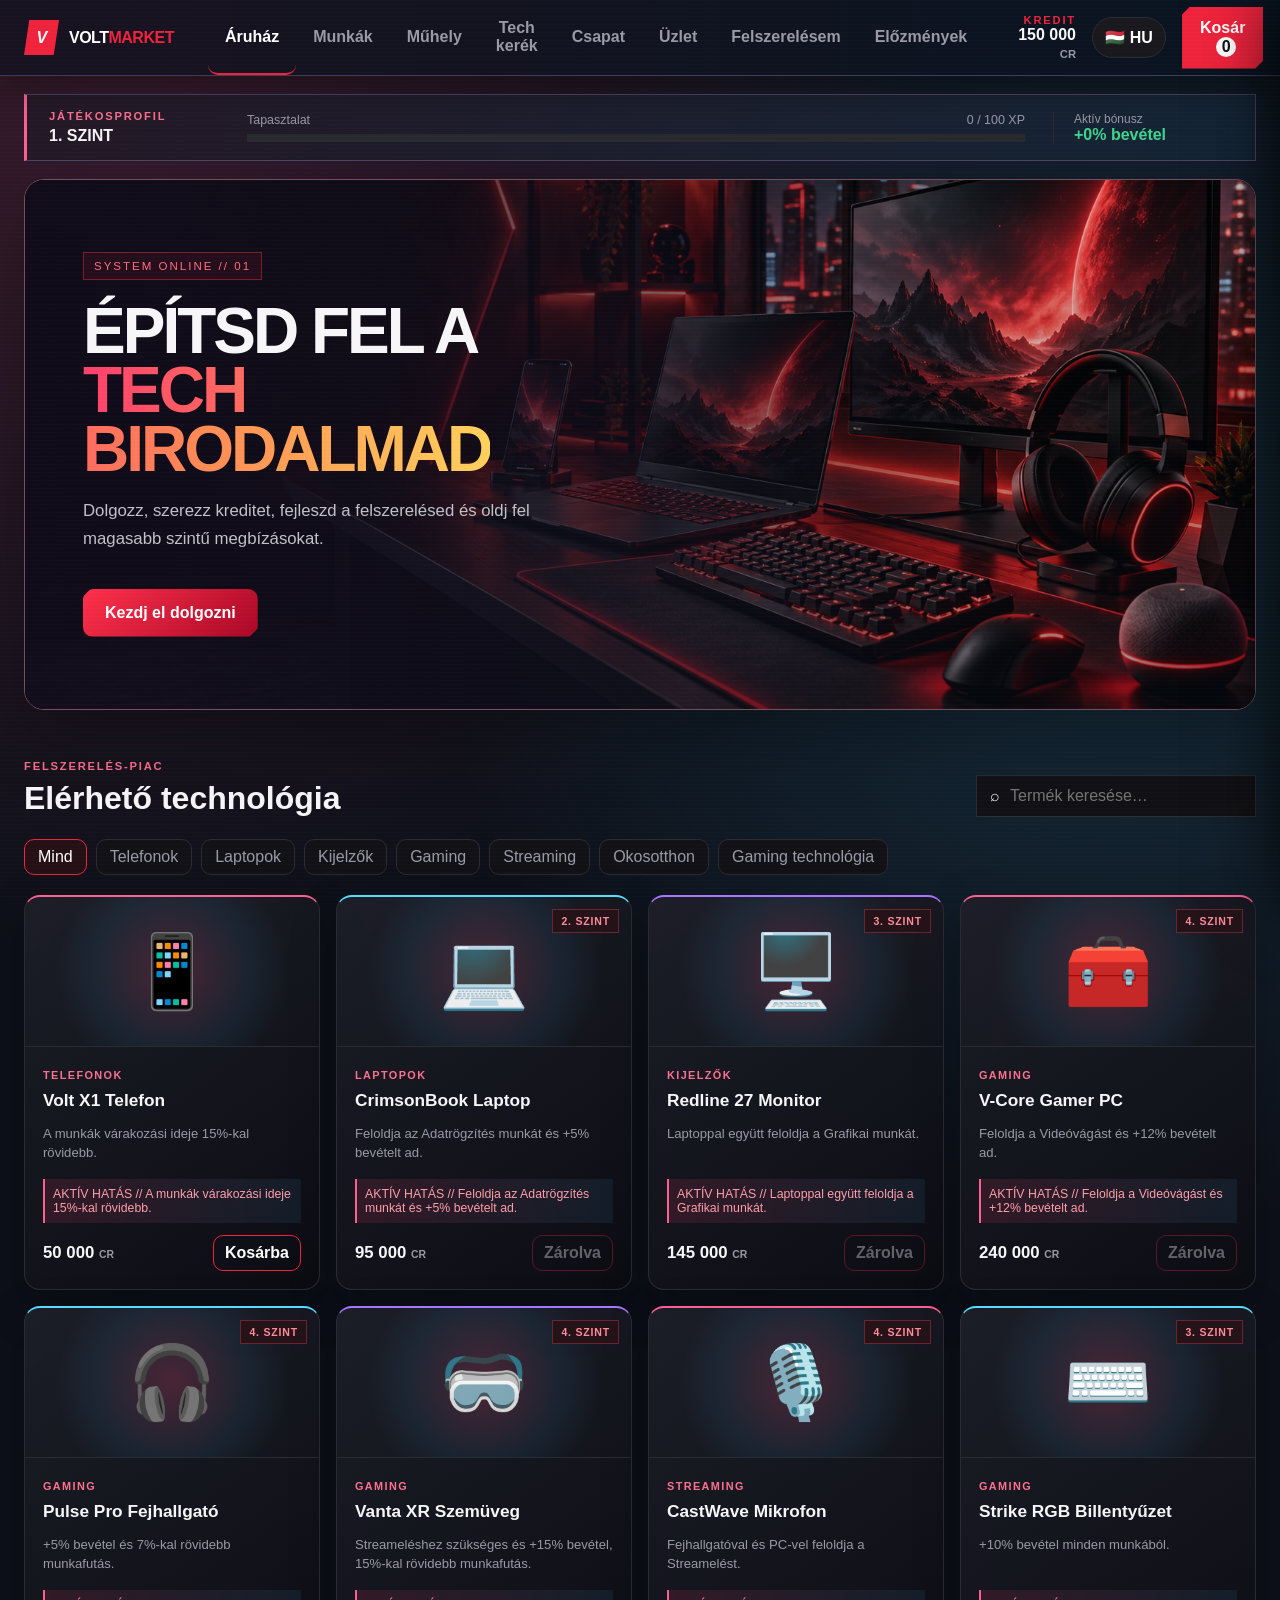
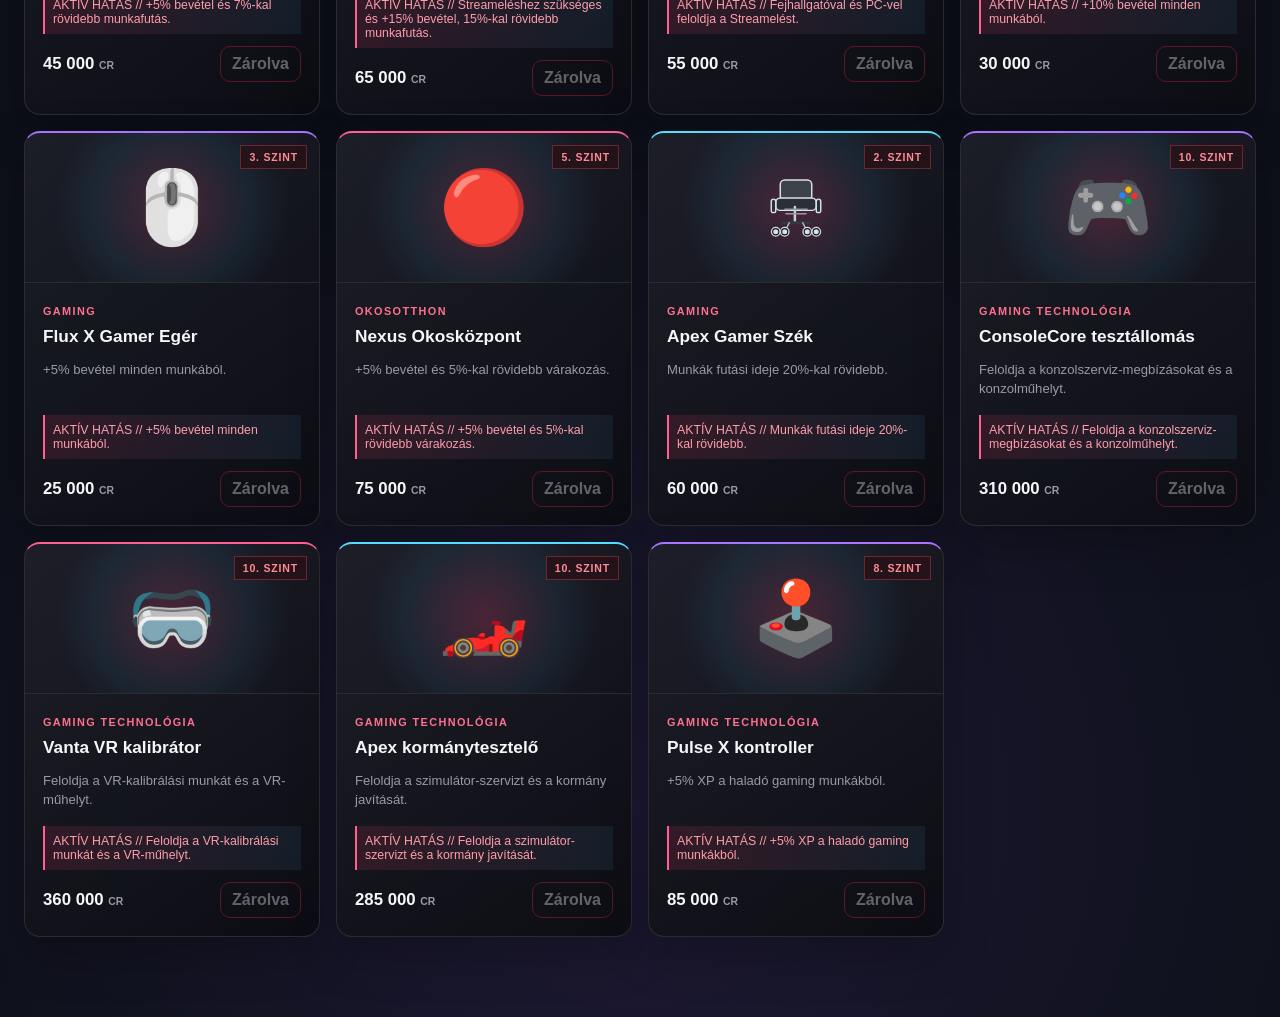
<file: VoltMarket-main/index.html>
<!doctype html>
<html lang="hu">
<head>
  <meta charset="UTF-8" />
  <meta name="viewport" content="width=device-width, initial-scale=1.0" />
  <meta name="description" content="VoltMarket – elektronikai webshop és karrierjáték virtuális kreditekkel." />
  <title>VoltMarket</title>
  <link rel="icon" type="image/svg+xml" href="data:image/svg+xml,%3Csvg xmlns='http://www.w3.org/2000/svg' viewBox='0 0 64 64'%3E%3Crect width='64' height='64' rx='14' fill='%230b0b0e'/%3E%3Cpath d='M37 7 17 36h13l-4 21 21-31H34z' fill='%23ef233c'/%3E%3C/svg%3E" />
  <link rel="stylesheet" href="styles.css?v=3.1" />
</head>
<body>
  <div class="scanlines" aria-hidden="true"></div>
  <header class="topbar">
    <a class="brand" href="#" data-view="shop" aria-label="VoltMarket főoldal"><span class="brand-mark">V</span><span>VOLT<span>MARKET</span></span></a>
    <nav class="nav" aria-label="Fő navigáció">
      <button class="nav-btn active" data-view="shop" data-i18n="navShop">Áruház</button>
      <button class="nav-btn" data-view="jobs" data-i18n="navJobs">Munkák</button>
      <button class="nav-btn" data-view="workshop" data-i18n="navWorkshop">Műhely</button>
      <button class="nav-btn" data-view="wheel" data-i18n="navWheel">Tech kerék</button>
      <button class="nav-btn" data-view="team" data-i18n="navTeam">Csapat</button>
      <button class="nav-btn" data-view="store" data-i18n="navStore">Üzlet</button>
      <button class="nav-btn" data-view="equipment" data-i18n="navEquipment">Felszerelésem</button>
      <button class="nav-btn" data-view="history" data-i18n="navHistory">Előzmények</button>
    </nav>
    <div class="hud">
      <div class="balance"><span data-i18n="credit">KREDIT</span><strong id="balance">150 000</strong></div>
      <button id="langToggle" class="lang-toggle" type="button" aria-label="Nyelv váltása" aria-pressed="false">🇭🇺 HU</button>
      <button id="cartButton" class="cart-btn" aria-label="Kosár megnyitása"><span data-i18n="cart">Kosár</span> <b id="cartCount">0</b></button>
    </div>
  </header>

  <main>
    <section class="player-strip" aria-label="Játékos állapota">
      <div><span class="eyebrow" data-i18n="playerProfile">JÁTÉKOSPROFIL</span><strong id="levelLabel">1. SZINT</strong></div>
      <div class="xp-wrap"><div class="xp-label"><span data-i18n="xpLabel">Tapasztalat</span><span id="xpText">0 / 100 XP</span></div><div class="xp-track"><div id="xpBar" class="xp-bar"></div></div></div>
      <div class="bonus"><span data-i18n="activeBonus">Aktív bónusz</span><strong id="bonusText">+0% bevétel</strong></div>
    </section>

    <section id="wheel" class="view">
      <div class="page-title"><span class="eyebrow">INGYENES TECH JUTALOM</span><h1>Technológiai kerék</h1><p>Tízpercenként egy ingyenes pörgetés. Játékbeli jutalmak, valódi pénz nélkül.</p></div>
      <div class="wheel-shell">
        <div class="wheel-pointer" aria-hidden="true">▼</div>
        <div id="prizeWheel" class="prize-wheel" aria-label="Technológiai jutalomkerék">
          <div class="wheel-lights" aria-hidden="true"></div>
          <div class="wheel-labels" aria-hidden="true"><span><b>2 000</b><small>CR</small></span><span><b>HASZNÁLT</b><small>ALKATRÉSZ</small></span><span><b>30</b><small>XP</small></span><span><b>NORMÁL</b><small>ALKATRÉSZ</small></span><span><b>SEMMI</b><small>PRÓBÁLD ÚJRA</small></span><span><b>5 000</b><small>CR</small></span><span><b>HIBÁS</b><small>ESZKÖZ</small></span><span><b>60</b><small>XP</small></span><span><b>PRÉMIUM</b><small>ALKATRÉSZ</small></span><span><b>JAVÍTOTT</b><small>TELEFON</small></span></div>
          <button id="spinWheel" class="spin-button" type="button">PÖRGETÉS</button>
        </div>
        <strong id="wheelCooldown" class="wheel-cooldown">Pörgetésre kész</strong>
        <p id="wheelResult" class="wheel-result" aria-live="polite">A jutalom a kerék megállása után jelenik meg.</p>
      </div>
    </section>

    <section id="shop" class="view active">
      <div class="hero">
        <img src="assets/voltmarket-hero.png" alt="Vörös neonfényben megvilágított gamer elektronikai felszerelés" />
        <div class="hero-overlay"></div>
        <div class="hero-content">
          <span class="kicker" data-i18n="systemOnline">SYSTEM ONLINE // 01</span>
          <h1 id="heroTitle">ÉPÍTSD FEL A<br><em>TECH BIRODALMAD</em></h1>
          <p id="heroText">Dolgozz, szerezz kreditet, fejleszd a felszerelésed és oldj fel magasabb szintű megbízásokat.</p>
          <button class="primary" data-view="jobs" data-i18n="startWorking">Kezdj el dolgozni <span>→</span></button>
        </div>
      </div>
      <div class="section-head"><div><span class="eyebrow" data-i18n="equipmentMarket">FELSZERELÉS-PIAC</span><h2 data-i18n="availableTech">Elérhető technológia</h2></div><label class="search"><span>⌕</span><input id="searchInput" type="search" data-i18n-placeholder="searchPlaceholder" placeholder="Termék keresése…" /></label></div>
      <div id="filters" class="filters"></div>
      <div id="productGrid" class="product-grid"></div>
    </section>

    <section id="jobs" class="view">
      <div class="page-title"><span class="eyebrow" data-i18n="careerCenter">KARRIERKÖZPONT</span><h1 data-i18n="chooseTask">Válassz megbízást</h1><p data-i18n="jobsSubtitle">A jobb felszerelés új munkákat és nagyobb jutalmat nyit meg.</p></div>
      <div id="jobGrid" class="job-grid"></div>
    </section>

    <section id="workshop" class="view">
      <div class="page-title"><span class="eyebrow" data-i18n="serviceTrade">SZERVIZ & KERESKEDÉS</span><h1 data-i18n="workshopTitle">Újítsd fel. Építsd meg. Add el.</h1><p data-i18n="workshopSubtitle">Vegyél hibás eszközt, diagnosztizáld, vásárolj alkatrészt, majd értékesítsd haszonnal.</p></div>
      <div class="workshop-stats"><div><span>ALKATRÉSZEK</span><strong id="partCount">0 db</strong></div><div><span>FOLYAMATBAN</span><strong id="projectCount">0 projekt</strong></div><div><span>ELADÁSRA KÉSZ</span><strong id="finishedCount">0 eszköz</strong></div></div>
      <div class="commerce-grid">
        <section class="commerce-panel"><div class="subhead"><span class="eyebrow">ÜGYFÉLSZOLGÁLAT</span><h2>Aktuális megrendelés</h2></div><div id="customerOffer"></div></section>
        <section class="commerce-panel"><div class="subhead"><span class="eyebrow">SZABADPIAC</span><h2>Piaci hirdetéseim</h2></div><div id="marketGrid"></div></section>
      </div>
      <div id="printerLab" class="printer-lab"></div>
      <div class="workshop-layout">
        <div><div class="subhead"><span class="eyebrow">HIBÁS KÉSZLET</span><h2>Felújítási projektek</h2></div><div id="salvageGrid" class="salvage-grid"></div></div>
        <div><div class="subhead"><span class="eyebrow">ALKATRÉSZPIAC</span><h2>Új alkatrészek</h2></div><div id="partsGrid" class="parts-grid"></div></div>
      </div>
      <div class="subhead bench-head"><span class="eyebrow">MUNKAPAD</span><h2>Aktív javítások és építések</h2></div>
      <div id="projectGrid" class="project-grid"></div>
      <div class="subhead bench-head"><span class="eyebrow">ÉRTÉKESÍTÉS</span><h2>Eladásra kész eszközök</h2></div>
      <div id="finishedGrid" class="finished-grid"></div>
    </section>

    <section id="team" class="view">
      <div class="page-title"><span class="eyebrow">VOLT TEAM</span><h1>Építsd fel a csapatodat</h1><p>Tapasztalt munkatársak kis, folyamatos bevételt termelnek, és megkapják az aktív profit- és sebességbónuszaidat.</p></div>
      <div id="employeeSummary" class="employee-summary"></div>
      <div id="employeeGrid" class="employee-grid"></div>
    </section>

    <section id="store" class="view">
      <div class="page-title"><span class="eyebrow">LEVEL 35 // ENDGAME</span><h1>Saját VoltMarket üzlet</h1><p>Vásárold meg az üzletet, fejleszd a berendezést, és építs egy nagyobb csapatot.</p></div>
      <div id="storeStatus"></div>
      <div id="storeUpgradeGrid" class="store-upgrade-grid"></div>
      <div id="storeStaffSection" class="store-staff-section"><div class="subhead"><span class="eyebrow">ÜZLETI CSAPAT</span><h2>További munkatársak</h2></div><div id="storeStaffGrid" class="employee-grid"></div></div>
    </section>

    <section id="equipment" class="view">
      <div class="page-title"><span class="eyebrow" data-i18n="inventory">INVENTORY</span><h1 data-i18n="myEquipment">Felszerelésem</h1><p data-i18n="equipmentSubtitle">A megvásárolt eszközeid és aktív bónuszaid.</p></div>
      <div id="equipmentGrid" class="product-grid"></div>
    </section>

    <section id="history" class="view">
      <div class="page-title"><span class="eyebrow" data-i18n="historyEyebrow">RENDSZERNAPLÓ</span><h1 data-i18n="historyTitle">Tranzakciók</h1><p data-i18n="historySubtitle">Minden megszerzett és elköltött kredit egy helyen.</p></div>
      <div class="history-panel"><div id="historyList"></div><button id="resetButton" class="danger" data-i18n="resetButton">Játék újrakezdése</button></div>
    </section>
  </main>

  <aside id="cartDrawer" class="drawer" aria-hidden="true">
    <div class="drawer-head"><div><span class="eyebrow" data-i18n="cartEyebrow">VIRTUÁLIS KOSÁR</span><h2 data-i18n="cartTitle">Kiválasztott eszközök</h2></div><button id="closeCart" class="icon-btn" aria-label="Kosár bezárása">×</button></div>
    <div id="cartItems" class="cart-items"></div>
    <div class="cart-footer"><div><span data-i18n="cartTotalLabel">Összesen</span><strong id="cartTotal">0 kredit</strong></div><button id="checkoutButton" class="primary wide" data-i18n="checkoutButton">Vásárlás véglegesítése</button><small data-i18n="checkoutNote">Ez kizárólag játékbeli kredit, valódi fizetés nem történik.</small></div>
  </aside>
  <div id="backdrop" class="backdrop"></div>
  <div id="toast" class="toast" role="status" aria-live="polite"></div>
<div id="gameModal" class="game-modal" aria-hidden="true"><div class="game-box"><button id="closeGame" class="icon-btn game-close" aria-label="Bezárás">×</button><span class="eyebrow" data-i18n="diagnosticTerminal">DIAGNOSZTIKAI TERMINÁL</span><h2 data-i18n="diagnosticTitle">Gyorsdiagnosztika</h2><p data-i18n="diagnosticPrompt">Teljesítsd az egyszeri diagnosztikai feladatot.</p><div id="targetText" class="target-text"></div><div id="circuitGame" class="circuit-game" aria-label="Egérrel vezérelhető áramköri minijáték"></div><input id="typingInput" class="typing-input" autocomplete="off" spellcheck="false" placeholder="Gépelj ide…"/><div class="game-status"><span id="gameTimer">Nincs időlimit</span><span id="gameProgress">0 / 1</span></div></div></div>

  <script src="app.js?v=3.1"></script>
  <script src="workshop.js?v=3.1"></script>
</body>
</html>
</file>
<file: VoltMarket-main/styles.css>
:root{--red:#ef233c;--red2:#ff4057;--dark:#09090c;--panel:#121216;--panel2:#19191f;--line:#2b2b33;--text:#f6f6f8;--muted:#9a9aa6;--green:#40d68f;--radius:14px;--shadow:0 20px 60px rgba(0,0,0,.45)}
*{box-sizing:border-box}html{scroll-behavior:smooth}body{margin:0;background:radial-gradient(circle at 80% 0,#26060d 0,transparent 25%),var(--dark);color:var(--text);font-family:Inter,Segoe UI,Arial,sans-serif;min-height:100vh}.scanlines{position:fixed;inset:0;pointer-events:none;z-index:99;opacity:.035;background:repeating-linear-gradient(0deg,transparent 0 3px,#fff 4px)}button,input{font:inherit}.topbar{height:76px;position:sticky;top:0;z-index:50;display:flex;align-items:center;gap:34px;padding:0 max(24px,calc((100vw - 1400px)/2));background:rgba(9,9,12,.92);backdrop-filter:blur(16px);border-bottom:1px solid var(--line)}.brand{display:flex;align-items:center;gap:10px;color:#fff;text-decoration:none;font-weight:900;letter-spacing:-.5px}.brand>span:last-child span{color:var(--red)}.brand-mark{display:grid;place-items:center;width:35px;height:35px;background:var(--red);clip-path:polygon(15% 0,100% 0,85% 100%,0 100%);font-style:italic}.nav{display:flex;align-self:stretch}.nav-btn{color:var(--muted);background:none;border:0;border-bottom:2px solid transparent;padding:0 17px;cursor:pointer;font-weight:700}.nav-btn:hover,.nav-btn.active{color:#fff;border-color:var(--red)}.hud{margin-left:auto;display:flex;align-items:center;gap:16px}.lang-toggle{display:inline-flex;align-items:center;justify-content:center;min-width:74px;padding:10px 12px;border:1px solid var(--line);background:#18181d;color:#fff;border-radius:999px;cursor:pointer;font-weight:800}.lang-toggle:hover{border-color:var(--red)}.balance{display:flex;flex-direction:column;text-align:right}.balance span,.eyebrow{font-size:.7rem;letter-spacing:1.8px;color:var(--red);font-weight:800}.balance strong:after{content:' CR';color:var(--muted);font-size:.7rem}.cart-btn,.primary{border:0;background:var(--red);color:white;font-weight:900;padding:12px 18px;cursor:pointer;clip-path:polygon(8px 0,100% 0,100% calc(100% - 8px),calc(100% - 8px) 100%,0 100%,0 8px);transition:.2s}.cart-btn:hover,.primary:hover{background:var(--red2);transform:translateY(-2px);box-shadow:0 8px 24px rgba(239,35,60,.35)}.cart-btn b{display:inline-grid;place-items:center;background:#fff;color:#111;border-radius:50%;min-width:20px;height:20px;margin-left:7px}.player-strip{max-width:1400px;margin:18px auto;padding:15px 22px;display:grid;grid-template-columns:170px 1fr 180px;align-items:center;gap:28px;background:linear-gradient(90deg,#17171c,#111115);border:1px solid var(--line);border-left:3px solid var(--red)}.player-strip>div:first-child{display:flex;flex-direction:column;gap:5px}.xp-label{display:flex;justify-content:space-between;color:var(--muted);font-size:.78rem;margin-bottom:7px}.xp-track{height:8px;background:#292930;overflow:hidden}.xp-bar{height:100%;width:0;background:linear-gradient(90deg,var(--red),#ff7a89);box-shadow:0 0 14px var(--red);transition:.4s}.bonus{padding-left:20px;border-left:1px solid var(--line)}.bonus span{display:block;color:var(--muted);font-size:.75rem}.bonus strong{color:var(--green)}main{max-width:1400px;margin:auto;padding:0 24px 80px}.view{display:none}.view.active{display:block;animation:enter .35s ease}@keyframes enter{from{opacity:0;transform:translateY(8px)}}.hero{position:relative;min-height:455px;overflow:hidden;border:1px solid #3a171e;background:#100}.hero img{position:absolute;inset:0;width:100%;height:100%;object-fit:cover}.hero-overlay{position:absolute;inset:0;background:linear-gradient(90deg,rgba(4,4,6,.97) 0%,rgba(5,5,7,.78) 37%,rgba(0,0,0,.05) 72%),linear-gradient(0deg,rgba(9,9,12,.6),transparent)}.hero-content{position:relative;z-index:2;max-width:580px;padding:72px 58px}.kicker{display:inline-block;border:1px solid #7c1c29;background:rgba(239,35,60,.09);color:#ff6b7d;font-size:.72rem;letter-spacing:2px;padding:7px 10px}.hero h1{font-size:clamp(2.5rem,5vw,5rem);line-height:.92;margin:22px 0 18px;letter-spacing:-3px}.hero h1 em{color:var(--red);font-style:normal;text-shadow:0 0 30px rgba(239,35,60,.3)}.hero p{color:#c1c1ca;font-size:1.05rem;line-height:1.7;max-width:500px}.hero .primary{margin-top:18px;padding:15px 22px}.section-head,.page-title{display:flex;align-items:end;justify-content:space-between;margin:46px 0 22px}.section-head h2,.page-title h1{font-size:2rem;margin:6px 0 0}.page-title{display:block;margin-top:55px}.page-title p{color:var(--muted);margin-top:8px}.search{display:flex;align-items:center;gap:8px;background:var(--panel);border:1px solid var(--line);padding:10px 13px;min-width:280px}.search:focus-within{border-color:var(--red)}.search input{width:100%;border:0;outline:0;background:none;color:#fff}.filters{display:flex;gap:9px;flex-wrap:wrap;margin-bottom:20px}.filter{border:1px solid var(--line);background:#111116;color:var(--muted);padding:8px 13px;cursor:pointer}.filter.active,.filter:hover{border-color:var(--red);color:#fff;background:#251015}.product-grid{display:grid;grid-template-columns:repeat(4,1fr);gap:16px}.product-card,.job-card,.empty-card{position:relative;background:linear-gradient(145deg,#17171c,#101014);border:1px solid var(--line);overflow:hidden;transition:.22s}.product-card:hover,.job-card:hover{transform:translateY(-4px);border-color:#74303a;box-shadow:var(--shadow)}.product-visual{height:150px;display:grid;place-items:center;background:radial-gradient(circle,#311018,transparent 60%);font-size:4.5rem;border-bottom:1px solid var(--line)}.owned-tag,.level-tag{position:absolute;top:12px;right:12px;background:#182b23;color:var(--green);border:1px solid #285d46;padding:5px 8px;font-size:.66rem;font-weight:900;letter-spacing:.8px}.level-tag{background:#24141a;color:#ff8a98;border-color:#6b2630}.product-body{padding:18px}.category{color:var(--red);font-size:.68rem;letter-spacing:1.4px;font-weight:800;text-transform:uppercase}.product-body h3{margin:7px 0;font-size:1.08rem}.product-body p{min-height:42px;color:var(--muted);font-size:.82rem;line-height:1.45}.perk{font-size:.77rem;color:#ff9daa;background:#251015;border-left:2px solid var(--red);padding:8px;margin:12px 0}.product-foot{display:flex;justify-content:space-between;align-items:center;gap:10px}.price{font-size:1.05rem;font-weight:900}.price small{font-size:.65rem;color:var(--muted)}.small-btn{border:1px solid var(--red);background:transparent;color:#fff;padding:8px 11px;cursor:pointer;font-weight:800}.small-btn:hover:not(:disabled){background:var(--red)}.small-btn:disabled{opacity:.35;cursor:not-allowed}.job-grid{display:grid;grid-template-columns:repeat(3,1fr);gap:18px}.job-card{padding:22px}.job-icon{font-size:2rem}.job-card h3{margin:12px 0 6px}.job-card p{color:var(--muted);min-height:44px;line-height:1.5}.job-meta{display:flex;justify-content:space-between;padding:12px 0;border-top:1px solid var(--line);border-bottom:1px solid var(--line);margin:16px 0;font-size:.83rem}.job-meta strong{color:var(--green)}.job-card.locked{opacity:.56}.job-card .primary{width:100%}.progress-mini{height:5px;background:#2a2a30;margin:12px 0}.progress-mini div{height:100%;background:var(--red);transition:width .3s}.empty-card{grid-column:1/-1;text-align:center;padding:60px 20px;color:var(--muted)}.history-panel{background:var(--panel);border:1px solid var(--line);padding:20px}.history-row{display:grid;grid-template-columns:1fr auto auto;gap:20px;align-items:center;padding:15px;border-bottom:1px solid var(--line)}.history-row small{color:var(--muted)}.positive{color:var(--green)}.negative{color:#ff6578}.danger{margin-top:28px;background:transparent;border:1px solid #76303a;color:#ff7e8d;padding:10px 14px;cursor:pointer}.drawer{position:fixed;z-index:80;top:0;right:0;height:100vh;width:min(430px,100%);background:#0f0f13;border-left:1px solid #5b2029;box-shadow:-20px 0 70px #000;transform:translateX(105%);transition:.3s;display:flex;flex-direction:column}.drawer.open{transform:none}.drawer-head{display:flex;justify-content:space-between;padding:24px;border-bottom:1px solid var(--line)}.drawer-head h2{margin:5px 0}.icon-btn{border:0;background:none;color:#fff;font-size:2rem;cursor:pointer}.cart-items{padding:16px 24px;overflow:auto;flex:1}.cart-row{display:grid;grid-template-columns:42px 1fr auto;gap:12px;align-items:center;padding:14px 0;border-bottom:1px solid var(--line)}.cart-row .emoji{font-size:2rem}.cart-row small{display:block;color:var(--muted)}.remove{border:0;background:none;color:#ff7182;cursor:pointer;font-size:1.2rem}.cart-footer{padding:22px 24px;border-top:1px solid var(--line)}.cart-footer>div{display:flex;justify-content:space-between;margin-bottom:16px}.wide{width:100%}.cart-footer small{display:block;text-align:center;color:var(--muted);margin-top:12px}.backdrop{position:fixed;z-index:70;inset:0;background:rgba(0,0,0,.7);opacity:0;visibility:hidden;transition:.3s}.backdrop.show{opacity:1;visibility:visible}.toast{position:fixed;z-index:100;bottom:24px;left:50%;transform:translate(-50%,30px);background:#1a1a20;border:1px solid var(--red);padding:13px 20px;opacity:0;pointer-events:none;transition:.25s;box-shadow:var(--shadow)}.toast.show{opacity:1;transform:translate(-50%,0)}
@media(max-width:1000px){.nav{position:fixed;bottom:0;left:0;right:0;height:64px;background:#0d0d11;z-index:60;justify-content:space-around;border-top:1px solid var(--line)}.nav-btn{font-size:.72rem;padding:0 8px}.product-grid{grid-template-columns:repeat(2,1fr)}.job-grid{grid-template-columns:repeat(2,1fr)}.hero-content{padding:55px 34px}.player-strip{margin:14px 24px}.topbar{padding:0 24px}}
@media(max-width:650px){.topbar{height:68px;padding:0 14px}.brand>span:last-child{display:none}.balance span{display:none}.balance strong{font-size:.9rem}.cart-btn{padding:9px 11px}main{padding:0 14px 90px}.player-strip{margin:12px 14px;grid-template-columns:90px 1fr;gap:12px;padding:12px}.bonus{display:none}.hero{min-height:500px}.hero img{object-position:64% center}.hero-overlay{background:linear-gradient(0deg,rgba(5,5,7,.98) 5%,rgba(5,5,7,.72) 75%,rgba(5,5,7,.2))}.hero-content{padding:230px 22px 28px}.hero h1{font-size:2.55rem;letter-spacing:-2px}.section-head{display:block}.search{margin-top:16px;min-width:0}.product-grid,.job-grid{grid-template-columns:1fr}.product-visual{height:130px}.history-row{grid-template-columns:1fr auto}.history-row small{grid-column:1/-1}}
@media(prefers-reduced-motion:reduce){*{scroll-behavior:auto!important;transition:none!important;animation:none!important}}
.workshop-stats{display:grid;grid-template-columns:repeat(3,1fr);gap:12px;margin-bottom:28px}.workshop-stats>div{background:linear-gradient(135deg,#1b1115,#121216);border:1px solid #432029;border-left:3px solid var(--red);padding:16px}.workshop-stats span{display:block;color:var(--muted);font-size:.68rem;letter-spacing:1.4px}.workshop-stats strong{display:block;margin-top:6px;font-size:1.2rem}.workshop-layout{display:grid;grid-template-columns:1.25fr .75fr;gap:28px}.subhead{margin-bottom:14px}.subhead h2{margin:5px 0;font-size:1.35rem}.salvage-grid,.parts-grid{display:grid;grid-template-columns:repeat(2,1fr);gap:12px}.salvage-card,.part-card,.project-card,.finished-card{background:linear-gradient(145deg,#17171c,#101014);border:1px solid var(--line);padding:16px;position:relative}.salvage-card:hover,.part-card:hover,.project-card:hover,.finished-card:hover{border-color:#74303a}.salvage-top,.part-top{display:flex;gap:12px;align-items:center}.device-icon,.part-icon{display:grid;place-items:center;width:50px;height:50px;background:#271017;border:1px solid #5f2630;font-size:1.7rem}.salvage-card h3,.part-card h3{font-size:1rem;margin:0 0 4px}.salvage-card p,.part-card p{color:var(--muted);font-size:.78rem;line-height:1.45;min-height:34px}.trade-row{display:flex;align-items:center;justify-content:space-between;margin-top:12px;gap:8px}.profit{color:var(--green)!important}.bench-head{margin-top:38px}.project-grid,.finished-grid{display:grid;grid-template-columns:repeat(3,1fr);gap:14px}.project-card h3,.finished-card h3{margin:8px 0}.project-stage{display:inline-block;color:#ff8997;background:#281117;border:1px solid #5f2630;padding:5px 8px;font-size:.68rem;font-weight:900;letter-spacing:1px}.needs{font-size:.78rem;color:var(--muted);margin:12px 0}.needs b{display:inline-block;margin:3px 4px 3px 0;padding:5px 7px;border:1px solid #393941;color:#ccc}.needs b.have{border-color:#276346;color:var(--green);background:#10251d}.project-card .primary{width:100%}.finished-card{text-align:center}.finished-card .device-icon{margin:0 auto 10px}.finished-card .profit{display:block;font-size:1.25rem;margin:10px}.game-modal{position:fixed;z-index:120;inset:0;background:rgba(0,0,0,.86);display:grid;place-items:center;padding:20px;opacity:0;visibility:hidden;transition:.2s}.game-modal.open{opacity:1;visibility:visible}.game-box{position:relative;width:min(580px,100%);background:#101014;border:1px solid #742530;border-top:3px solid var(--red);padding:32px;box-shadow:0 0 80px rgba(239,35,60,.2)}.game-close{position:absolute;right:14px;top:8px}.target-text{font-family:Consolas,monospace;color:#ff7d8d;background:#070709;border:1px solid #382027;padding:20px;margin:20px 0;font-size:1.15rem;letter-spacing:1px;min-height:64px}.typing-input{width:100%;background:#18181d;border:1px solid #494952;color:#fff;padding:14px;outline:none}.typing-input:focus{border-color:var(--red);box-shadow:0 0 0 3px rgba(239,35,60,.15)}.game-status{display:flex;justify-content:space-between;margin-top:12px;color:var(--muted);font-weight:800}
@media(max-width:1000px){.workshop-layout{grid-template-columns:1fr}.project-grid,.finished-grid{grid-template-columns:repeat(2,1fr)}}
@media(max-width:650px){.workshop-stats{grid-template-columns:1fr}.salvage-grid,.parts-grid,.project-grid,.finished-grid{grid-template-columns:1fr}.game-box{padding:26px 18px}}

/* VoltMarket 2.0 – egységes modern felület */
body{background:radial-gradient(circle at 15% 5%,rgba(239,35,60,.12),transparent 30%),radial-gradient(circle at 90% 28%,rgba(51,191,255,.08),transparent 24%),#090a0f}
.topbar{backdrop-filter:blur(18px);background:rgba(10,10,15,.88);box-shadow:0 12px 40px rgba(0,0,0,.35)}
.nav-btn,.filter,.small-btn,.primary,.quality-buy,.quality-select{border-radius:10px;transition:transform .18s ease,border-color .18s ease,box-shadow .18s ease,background .18s ease}
.nav-btn:hover,.filter:hover,.small-btn:hover,.quality-buy:hover,.quality-select:hover{transform:translateY(-2px)}
.primary{background:linear-gradient(135deg,#ff304a,#a80827);box-shadow:0 8px 24px rgba(239,35,60,.2)}
.primary:not(:disabled):hover{transform:translateY(-2px);box-shadow:0 12px 32px rgba(239,35,60,.35)}
button:focus-visible,input:focus-visible{outline:3px solid #4ed8ff;outline-offset:3px}
.product-card,.job-card,.salvage-card,.part-card,.project-card,.finished-card,.history-panel,.wheel-shell{border-radius:16px;background:linear-gradient(145deg,rgba(29,30,40,.96),rgba(12,13,19,.98));box-shadow:0 18px 48px rgba(0,0,0,.24);overflow:hidden}
.product-card:hover,.job-card:hover,.salvage-card:hover,.part-card:hover,.project-card:hover,.finished-card:hover{transform:translateY(-3px);box-shadow:0 20px 55px rgba(0,0,0,.38),0 0 25px rgba(239,35,60,.08)}
.locked-card{filter:saturate(.45);opacity:.72}.locked-card::after{content:'ZÁROLVA';position:absolute;right:12px;top:12px;color:#c6d2e3;font-size:.64rem;font-weight:900;letter-spacing:1.3px;background:#20232d;border:1px solid #424859;padding:5px 8px;border-radius:20px}
.time-breakdown{margin:12px 0 8px;padding:8px 10px;border:1px solid #293a48;border-radius:8px;color:#86dfff;background:rgba(36,140,185,.08);font-size:.72rem}
.quality-shop{display:grid;grid-template-columns:repeat(3,1fr);gap:6px;margin-top:12px}.quality-buy{min-width:0;border:1px solid #343641;background:#15161d;color:#dbe3ef;padding:8px 4px;cursor:pointer}.quality-buy span,.quality-buy strong{display:block;font-size:.65rem}.quality-buy strong{margin-top:4px;color:#fff}.quality-buy.used{border-color:#79634d}.quality-buy.normal{border-color:#3c7896}.quality-buy.premium{border-color:#8e4cc8;background:rgba(118,47,168,.1)}
.quality-tabs{display:flex;gap:6px;flex-wrap:wrap;margin:12px 0}.quality-select{border:1px solid #3a3c48;background:#16171d;color:#bdc5d1;padding:7px 10px;cursor:pointer}.quality-select.active{color:#fff;border-color:#f02c46;background:#371019;box-shadow:0 0 16px rgba(239,35,60,.16)}
.wheel-shell{position:relative;width:min(680px,100%);margin:0 auto;padding:42px 24px;text-align:center;border:1px solid #4c2430}.wheel-pointer{position:absolute;z-index:4;left:50%;top:18px;transform:translateX(-50%);font-size:2rem;color:#fff;text-shadow:0 0 15px #ef233c}.prize-wheel{--wheel-turn:0deg;position:relative;width:min(470px,82vw);aspect-ratio:1;margin:0 auto 28px;border-radius:50%;border:8px solid #242733;background:conic-gradient(#c50e2f 0 45deg,#162c3c 45deg 90deg,#79183e 90deg 135deg,#173c40 135deg 180deg,#dc5a12 180deg 225deg,#6b184f 225deg 270deg,#175d70 270deg 315deg,#981127 315deg 360deg);box-shadow:0 0 0 5px #0b0c11,0 0 55px rgba(239,35,60,.3);display:grid;place-items:center}.prize-wheel.spinning{animation:wheelSpin 4.2s cubic-bezier(.12,.7,.1,1) forwards}@keyframes wheelSpin{to{transform:rotate(var(--wheel-turn))}}
.wheel-labels{position:absolute;inset:0;border-radius:50%;pointer-events:none}.wheel-labels span{position:absolute;left:50%;top:50%;width:92px;margin-left:-46px;margin-top:-10px;font-size:.6rem;font-weight:900;letter-spacing:.5px;text-shadow:0 2px 4px #000;transform:rotate(calc(var(--i)*45deg)) translateY(-185px) rotate(calc(var(--i)*-45deg))}.wheel-labels span:nth-child(1){--i:0}.wheel-labels span:nth-child(2){--i:1}.wheel-labels span:nth-child(3){--i:2}.wheel-labels span:nth-child(4){--i:3}.wheel-labels span:nth-child(5){--i:4}.wheel-labels span:nth-child(6){--i:5}.wheel-labels span:nth-child(7){--i:6}.wheel-labels span:nth-child(8){--i:7}
.spin-button{position:relative;z-index:3;width:118px;height:118px;border-radius:50%;border:7px solid #f5b4bd;background:radial-gradient(circle at 35% 28%,#ff5c70,#b50728 60%,#660014);color:#fff;font-weight:1000;font-size:.78rem;letter-spacing:1.3px;cursor:pointer;box-shadow:0 0 0 5px #101117,0 0 32px rgba(255,27,66,.7)}.spin-button:not(:disabled):hover{transform:scale(1.06)}.spin-button:disabled{filter:grayscale(.7);cursor:not-allowed}.wheel-cooldown{display:block;color:#74ddff;font-size:1.1rem}.wheel-result{color:#c2cad7}.wheel-result::before{content:'◆';color:#ef233c;margin-right:8px}
@media(max-width:720px){.topbar{position:static}.nav{order:3;width:100%;overflow-x:auto;justify-content:flex-start;padding-bottom:4px}.topbar{flex-wrap:wrap}.wheel-labels span{transform:rotate(calc(var(--i)*45deg)) translateY(-35vw) rotate(calc(var(--i)*-45deg));font-size:.5rem}.quality-shop{grid-template-columns:1fr}.player-strip{grid-template-columns:1fr}.hud{margin-left:auto}}

/* 2.1 – világosabb arcade hangulat és pontos, tízmezős jutalomkerék */
:root{--cyan:#55dcff;--violet:#a875ff;--sun:#ffca5c;--pink:#ff5f91}
body{background:radial-gradient(circle at 10% 5%,rgba(255,79,128,.18),transparent 30%),radial-gradient(circle at 88% 20%,rgba(65,205,255,.16),transparent 30%),radial-gradient(circle at 50% 92%,rgba(153,94,255,.12),transparent 30%),#0d1019}
.topbar{background:linear-gradient(90deg,rgba(22,18,31,.94),rgba(10,20,32,.94));border-bottom-color:#403c5d}
.player-strip{background:linear-gradient(100deg,#251927,#142536);border-color:#4b4665;border-left-color:var(--pink);box-shadow:0 12px 35px rgba(39,25,64,.24)}
.hero{border-color:#72505e;border-radius:20px;box-shadow:0 24px 70px rgba(0,0,0,.3)}
.hero-overlay{background:linear-gradient(90deg,rgba(18,12,27,.9) 0%,rgba(18,18,34,.58) 48%,rgba(12,28,38,.08) 78%),linear-gradient(0deg,rgba(12,18,30,.35),transparent)}
.hero h1 em{background:linear-gradient(90deg,#ff416c,#ff8b55,#ffd15b);-webkit-background-clip:text;background-clip:text;color:transparent;text-shadow:none}
.product-card:nth-child(3n+1),.job-card:nth-child(3n+1){border-top:2px solid var(--pink)}.product-card:nth-child(3n+2),.job-card:nth-child(3n+2){border-top:2px solid var(--cyan)}.product-card:nth-child(3n),.job-card:nth-child(3n){border-top:2px solid var(--violet)}
.product-visual{background:radial-gradient(circle,rgba(255,77,124,.22),rgba(64,178,235,.08) 48%,transparent 70%)}
.perk{background:linear-gradient(90deg,rgba(255,61,105,.13),rgba(78,196,255,.08));border-left-color:var(--pink)}
.eyebrow,.category{color:#ff708f}.xp-bar{background:linear-gradient(90deg,#ff426a,#ffae55,#55dcff)}
.wheel-shell{background:linear-gradient(145deg,rgba(37,26,53,.97),rgba(14,35,48,.97));border:1px solid #65577c;box-shadow:0 24px 70px rgba(20,8,38,.38),inset 0 0 40px rgba(84,210,255,.06)}
.prize-wheel{background:conic-gradient(#ff3f68 0 36deg,#24a7ce 36deg 72deg,#8f5be8 72deg 108deg,#ff9f43 108deg 144deg,#3f6fa8 144deg 180deg,#ff5b9d 180deg 216deg,#35b98f 216deg 252deg,#7667ed 252deg 288deg,#f5bb3d 288deg 324deg,#e83f50 324deg 360deg);border-color:#f4e6ff;box-shadow:0 0 0 6px #14131e,0 0 30px rgba(255,83,129,.45),0 0 70px rgba(80,210,255,.28)}
.wheel-lights{position:absolute;inset:-16px;border-radius:50%;border:8px dotted #ffe59b;filter:drop-shadow(0 0 7px #ffce55);animation:lightPulse 1.1s ease-in-out infinite alternate;pointer-events:none}@keyframes lightPulse{to{border-color:#6de3ff;filter:drop-shadow(0 0 10px #55dcff)}}
.wheel-labels span{display:flex;flex-direction:column;align-items:center;justify-content:center;width:100px;margin-left:-50px;color:#fff;line-height:1.05;text-shadow:0 2px 5px rgba(0,0,0,.8);transform:rotate(calc(var(--i) * 36deg + 18deg)) translateY(-181px) rotate(calc(var(--i) * -36deg - 18deg))}.wheel-labels b{font-size:.64rem}.wheel-labels small{font-size:.48rem;margin-top:3px;opacity:.92}.wheel-labels span:nth-child(1){--i:0}.wheel-labels span:nth-child(2){--i:1}.wheel-labels span:nth-child(3){--i:2}.wheel-labels span:nth-child(4){--i:3}.wheel-labels span:nth-child(5){--i:4}.wheel-labels span:nth-child(6){--i:5}.wheel-labels span:nth-child(7){--i:6}.wheel-labels span:nth-child(8){--i:7}.wheel-labels span:nth-child(9){--i:8}.wheel-labels span:nth-child(10){--i:9}
.wheel-pointer{color:#fff8c6;font-size:2.4rem;filter:drop-shadow(0 0 10px #ff4f77)}.spin-button{border-color:#fff0b8;background:radial-gradient(circle at 35% 25%,#ff8f70,#f32963 55%,#811648);box-shadow:0 0 0 6px #171520,0 0 35px rgba(255,61,108,.75),0 0 60px rgba(79,213,255,.25)}
@media(max-width:650px){.hero{min-height:0;display:flex;flex-direction:column}.hero img{position:relative;inset:auto;width:100%;height:auto;object-fit:contain;object-position:center}.hero-overlay{display:none}.hero-content{padding:28px 20px 34px;background:linear-gradient(180deg,#1a1725,#0f1823)}.wheel-labels span{transform:rotate(calc(var(--i) * 36deg + 18deg)) translateY(-34vw) rotate(calc(var(--i) * -36deg - 18deg));width:72px;margin-left:-36px}.wheel-labels b{font-size:.52rem}.wheel-labels small{font-size:.4rem}.wheel-lights{inset:-10px;border-width:5px}}

/* 2.2 – ügyfelek, szabadpiac és alkalmazottak */
.commerce-grid{display:grid;grid-template-columns:1fr 1fr;gap:18px;margin:24px 0 34px}.commerce-panel{min-width:0;background:linear-gradient(145deg,rgba(38,28,50,.96),rgba(15,31,43,.96));border:1px solid #4d4964;border-radius:16px;padding:20px;box-shadow:0 16px 42px rgba(0,0,0,.25)}
.offer-card{position:relative;min-height:205px;padding:18px;border:1px solid #705061;border-radius:13px;background:linear-gradient(135deg,rgba(255,75,118,.12),rgba(72,198,244,.08))}.offer-card h3{margin:10px 0 8px}.offer-card p{color:#c8cede}.offer-reward{display:inline-block;margin:8px 0 12px;padding:8px 11px;border-radius:9px;background:rgba(255,197,77,.12);border:1px solid #8c713b;color:#ffd478;font-weight:900}.offer-card small{display:block;color:#9eb2c7}.offer-actions{display:flex;gap:9px;margin-top:16px}.offer-actions .small-btn:first-child{background:#d72b55}.offer-actions .small-btn:last-child{border-color:#617084}.active-order{border-color:#38c98b;background:linear-gradient(135deg,rgba(45,201,137,.12),rgba(76,181,255,.08))}.status-dot{display:inline-block;width:9px;height:9px;border-radius:50%;margin-right:7px;background:#4de59f;box-shadow:0 0 12px #4de59f}.waiting-offer{display:grid;place-content:center;text-align:center}.customer-loader{display:block;width:42px;height:42px;margin:0 auto 14px;border:4px solid #38394a;border-top-color:#ff5c86;border-right-color:#56d8ff;border-radius:50%;animation:customerSpin .9s linear infinite}@keyframes customerSpin{to{transform:rotate(360deg)}}
#marketGrid{display:grid;gap:9px}.market-card{display:flex;align-items:center;gap:12px;padding:12px;border:1px solid #3b4c5a;border-radius:12px;background:rgba(15,22,31,.72)}.market-card .device-icon{width:42px;height:42px;font-size:1.35rem}.market-card small,.market-card strong{display:block}.market-card small{color:#9ba9b9;margin:3px 0}.market-searching{color:#63dcff;font-size:.74rem;font-weight:800;animation:searchPulse 1.1s ease-in-out infinite alternate}@keyframes searchPulse{to{color:#ff7e9c;text-shadow:0 0 10px #ff4772}}.mini-empty{padding:34px 15px;text-align:center;color:#8996a7;border:1px dashed #3d4755;border-radius:12px}
.employee-summary{display:grid;grid-template-columns:repeat(3,1fr);gap:12px;margin-bottom:24px}.employee-summary>div{padding:17px;border-radius:13px;border:1px solid #4a4961;background:linear-gradient(135deg,#251d31,#142735)}.employee-summary span{display:block;color:#9da9ba;font-size:.66rem;letter-spacing:1.2px}.employee-summary strong{display:block;margin-top:6px;color:#fff;font-size:1.15rem}.employee-grid{display:grid;grid-template-columns:repeat(3,1fr);gap:17px}.employee-card{position:relative;padding:22px;border:1px solid #4b465e;border-radius:17px;background:linear-gradient(145deg,#231a2d,#112533);box-shadow:0 18px 45px rgba(0,0,0,.24)}.employee-card:nth-child(1){border-top:3px solid #58d6ff}.employee-card:nth-child(2){border-top:3px solid #a77bff}.employee-card:nth-child(3){border-top:3px solid #ffc657}.employee-icon{font-size:3rem}.employee-card h3{margin:13px 0 8px}.employee-card p{color:#adb8c6;line-height:1.6}.employee-foot{display:flex;align-items:center;justify-content:space-between;gap:10px;margin-top:18px}.employee-foot .primary{padding:10px 13px}
@media(max-width:850px){.commerce-grid{grid-template-columns:1fr}.employee-grid{grid-template-columns:1fr}.employee-summary{grid-template-columns:1fr}}
.employee-benefit{min-height:48px;padding:10px;border-radius:9px;border:1px solid #45586a;background:rgba(76,198,244,.07);color:#80dcff;font-size:.76rem;line-height:1.45}

/* 3.0 – 3D gyártólabor és saját üzlet */
.printer-lab{margin:0 0 34px}.printer-lock,.printer-console{border:1px solid #4b5571;border-radius:18px;background:linear-gradient(135deg,rgba(37,24,53,.98),rgba(12,39,49,.98));box-shadow:0 22px 60px rgba(0,0,0,.3)}.printer-lock{display:grid;grid-template-columns:auto 1fr auto;align-items:center;gap:22px;padding:25px;opacity:.72}.printer-lock.ready{opacity:1;border-color:#ba4f7e}.printer-lock h2,.printer-console h2{margin:5px 0 8px}.printer-lock p,.printer-console p{color:#aeb8c7;line-height:1.55}.printer-art{position:relative;display:grid;place-items:center;width:90px;height:90px;border:1px solid #665873;border-radius:20px;background:radial-gradient(circle,#513056,#171b29);font-size:3rem}.printer-art span{position:absolute;right:7px;bottom:6px;padding:3px 6px;border-radius:5px;background:#f04470;font-size:.55rem;font-weight:1000}.printer-console{padding:23px}.printer-head{display:flex;align-items:flex-start;justify-content:space-between;gap:18px}.printer-online{color:#5fe6b0;font-size:.7rem;font-weight:900;letter-spacing:1px}.print-blueprints{display:grid;grid-template-columns:1fr 1fr;gap:13px;margin-top:18px}.print-blueprints article{display:grid;grid-template-columns:auto 1fr;gap:13px;padding:16px;border:1px solid #405466;border-radius:14px;background:rgba(12,20,30,.66)}.print-blueprints article .primary{grid-column:1/-1}.print-blueprints h3{margin:0 0 5px}.print-blueprints p{margin:0 0 8px;font-size:.77rem}.print-blueprints strong{font-size:.76rem;color:#ffd37a}
.circuit-game{display:none;position:relative;height:310px;margin:15px 0;border:1px solid #45536a;border-radius:16px;overflow:hidden;background:radial-gradient(circle at center,rgba(49,115,132,.22),transparent 52%),linear-gradient(rgba(77,223,255,.04) 1px,transparent 1px),linear-gradient(90deg,rgba(77,223,255,.04) 1px,transparent 1px),#0a111a;background-size:auto,24px 24px,24px 24px}.circuit-game.active{display:block}.circuit-game::before{content:'';position:absolute;inset:10%;border:1px dashed rgba(92,215,255,.18);border-radius:40%}.circuit-node{position:absolute;z-index:2;width:44px;height:44px;transform:translate(-50%,-50%);border:2px solid #49566c;border-radius:50%;background:#141b28;color:#738096;font-weight:1000;cursor:not-allowed;transition:.18s}.circuit-node.current{border-color:#ffe376;background:#c55036;color:#fff;cursor:pointer;box-shadow:0 0 0 7px rgba(255,213,86,.1),0 0 24px #f25d57;animation:nodePulse .8s infinite alternate}.circuit-node.done{border-color:#45dca1;background:#176f5b;color:#fff;box-shadow:0 0 15px rgba(69,220,161,.6)}@keyframes nodePulse{to{transform:translate(-50%,-50%) scale(1.12)}}
.store-purchase{display:grid;grid-template-columns:auto 1fr auto;align-items:center;gap:24px;padding:28px;border:1px solid #52475e;border-radius:19px;background:linear-gradient(135deg,#251a31,#102d37);opacity:.72}.store-purchase.ready{opacity:1;border-color:#d15d77;box-shadow:0 24px 70px rgba(39,9,37,.34)}.store-purchase h2{margin:6px 0}.store-purchase p{max-width:720px;color:#aeb9c7;line-height:1.55}.store-purchase strong{display:block;margin-top:12px;color:#ffd170;font-size:1.35rem}.store-building{position:relative;display:grid;place-items:center;width:110px;height:100px;border-radius:20px;background:radial-gradient(circle,#553051,#181824);font-size:4rem}.store-building span{position:absolute;bottom:7px;padding:4px 9px;border-radius:5px;background:#e52f61;font-size:.6rem;font-weight:1000;letter-spacing:2px}.store-dashboard{display:grid;grid-template-columns:repeat(4,1fr);gap:12px;margin-bottom:25px}.store-dashboard>div{padding:18px;border:1px solid #4f4962;border-radius:14px;background:linear-gradient(135deg,#271c32,#142c38)}.store-dashboard span{display:block;color:#9ba9ba;font-size:.63rem;letter-spacing:1.1px}.store-dashboard strong{display:block;margin-top:7px;color:#fff;font-size:1.08rem}.store-upgrade-grid{display:grid;grid-template-columns:repeat(2,1fr);gap:14px}.store-upgrade{display:grid;grid-template-columns:auto 1fr auto;align-items:center;gap:14px;padding:18px;border:1px solid #494860;border-radius:15px;background:linear-gradient(145deg,#201a2b,#112631)}.store-upgrade.owned{border-color:#358a70;background:linear-gradient(145deg,#17322e,#142635)}.store-upgrade>span{font-size:2.2rem}.store-upgrade small{color:#7b8da1;font-size:.58rem;letter-spacing:1px}.store-upgrade h3{margin:4px 0}.store-upgrade p{margin:0 0 6px;color:#aeb8c5;font-size:.76rem}.store-upgrade strong{color:#ffd277;font-size:.8rem}.store-staff-section{margin-top:38px}
@media(max-width:900px){.printer-lock,.store-purchase{grid-template-columns:1fr;text-align:center}.printer-art,.store-building{margin:auto}.print-blueprints,.store-upgrade-grid{grid-template-columns:1fr}.store-dashboard{grid-template-columns:1fr 1fr}}@media(max-width:520px){.store-dashboard{grid-template-columns:1fr}.store-upgrade{grid-template-columns:auto 1fr}.store-upgrade button{grid-column:1/-1}.circuit-game{height:270px}}

/* 3.1 – telefonos és iPhone/Safari nézet */
html,body{max-width:100%;overflow-x:hidden;-webkit-text-size-adjust:100%}
@media(max-width:650px){
 body{padding-bottom:env(safe-area-inset-bottom)}
 .topbar{position:relative;top:auto;height:auto;min-height:0;display:flex;flex-wrap:wrap;gap:8px;padding:9px 10px 0;background:#0b0c13}
 .brand{height:44px}.brand>span:last-child{display:block;font-size:.82rem}.brand-mark{width:31px;height:31px}
 .hud{height:44px;gap:7px}.balance{max-width:92px}.balance strong{font-size:.78rem;white-space:nowrap}.lang-toggle{min-width:56px;padding:8px;font-size:.72rem}.cart-btn{padding:8px 9px;font-size:.7rem}.cart-btn b{min-width:18px;height:18px;margin-left:3px}
 .nav{position:relative;inset:auto;order:3;width:calc(100% + 20px);height:auto;margin:0 -10px;display:grid;grid-template-columns:repeat(4,minmax(0,1fr));overflow:visible;padding:0;background:#10111a;border-top:1px solid #353246;border-bottom:1px solid #353246}
 .nav-btn{min-width:0;min-height:47px;padding:6px 2px;border:0;border-bottom:2px solid transparent;font-size:.64rem;line-height:1.12;white-space:normal;text-align:center;overflow-wrap:anywhere}
 .nav-btn.active{background:linear-gradient(180deg,rgba(255,65,108,.13),transparent);border-bottom-color:#ff456d}
 main{width:100%;padding:0 10px 34px}
 .player-strip{width:100%;margin:10px 0;padding:12px;grid-template-columns:1fr;gap:9px;border-radius:12px}.player-strip>div:first-child{flex-direction:row;align-items:center;justify-content:space-between}.player-strip .eyebrow{font-size:.61rem}.player-strip #levelLabel{font-size:.92rem}.xp-label{font-size:.7rem}.bonus{display:none}
 .hero{width:100%;min-height:0;border-radius:14px}.hero img{display:block;position:relative;width:100%;height:auto;aspect-ratio:16/9;object-fit:cover;object-position:center}.hero-content{padding:22px 16px 25px}.kicker{font-size:.58rem;letter-spacing:1.3px}.hero h1{font-size:clamp(1.85rem,10vw,2.35rem);line-height:.96;letter-spacing:-1.5px;margin:17px 0 12px;overflow-wrap:anywhere}.hero p{font-size:.88rem;line-height:1.55;margin:0}.hero .primary{width:100%;margin-top:15px}
 .section-head,.page-title{margin:30px 0 16px}.section-head h2,.page-title h1{font-size:1.55rem;line-height:1.1}.page-title p{font-size:.86rem;line-height:1.5}
 .filters{display:grid;grid-template-columns:repeat(2,minmax(0,1fr));gap:7px}.filter{min-height:42px;padding:7px;font-size:.72rem}
 .product-card,.job-card,.salvage-card,.part-card,.project-card,.finished-card,.commerce-panel,.employee-card{max-width:100%}
 .product-body{padding:15px}.product-body p{min-height:0}.product-foot,.employee-foot,.trade-row{flex-wrap:wrap}.product-foot .small-btn,.employee-foot .primary{min-height:44px}
 .workshop-stats{gap:8px}.workshop-stats>div{padding:12px}.commerce-panel{padding:14px}.offer-actions{display:grid;grid-template-columns:1fr 1fr}.offer-actions button{min-height:44px}
 .quality-shop{grid-template-columns:repeat(3,minmax(0,1fr))}.quality-buy{min-height:50px}
 .printer-console{padding:14px}.printer-head{display:block}.printer-online{display:block;margin-top:8px}.print-blueprints article{grid-template-columns:1fr;text-align:center}.print-blueprints .device-icon{margin:auto}.print-blueprints article .primary{grid-column:auto;min-height:46px}
 .store-purchase{padding:18px}.store-upgrade{padding:14px}.store-dashboard>div{padding:14px}
 .game-modal{padding:8px;padding-top:max(8px,env(safe-area-inset-top));padding-bottom:max(8px,env(safe-area-inset-bottom))}.game-box{max-height:94vh;overflow-y:auto;padding:23px 14px 16px;border-radius:14px}.target-text{padding:13px;margin:14px 0;font-size:.88rem}.circuit-game{height:min(270px,42vh)}.circuit-node{width:48px;height:48px}
 .drawer{width:100%;padding-top:env(safe-area-inset-top);padding-bottom:env(safe-area-inset-bottom)}
 .toast{bottom:max(16px,env(safe-area-inset-bottom));width:calc(100% - 24px);text-align:center}
}
@media(max-width:370px){.brand>span:last-child{display:none}.balance{max-width:78px}.nav-btn{font-size:.58rem}.hero h1{font-size:1.78rem}}
</file>
